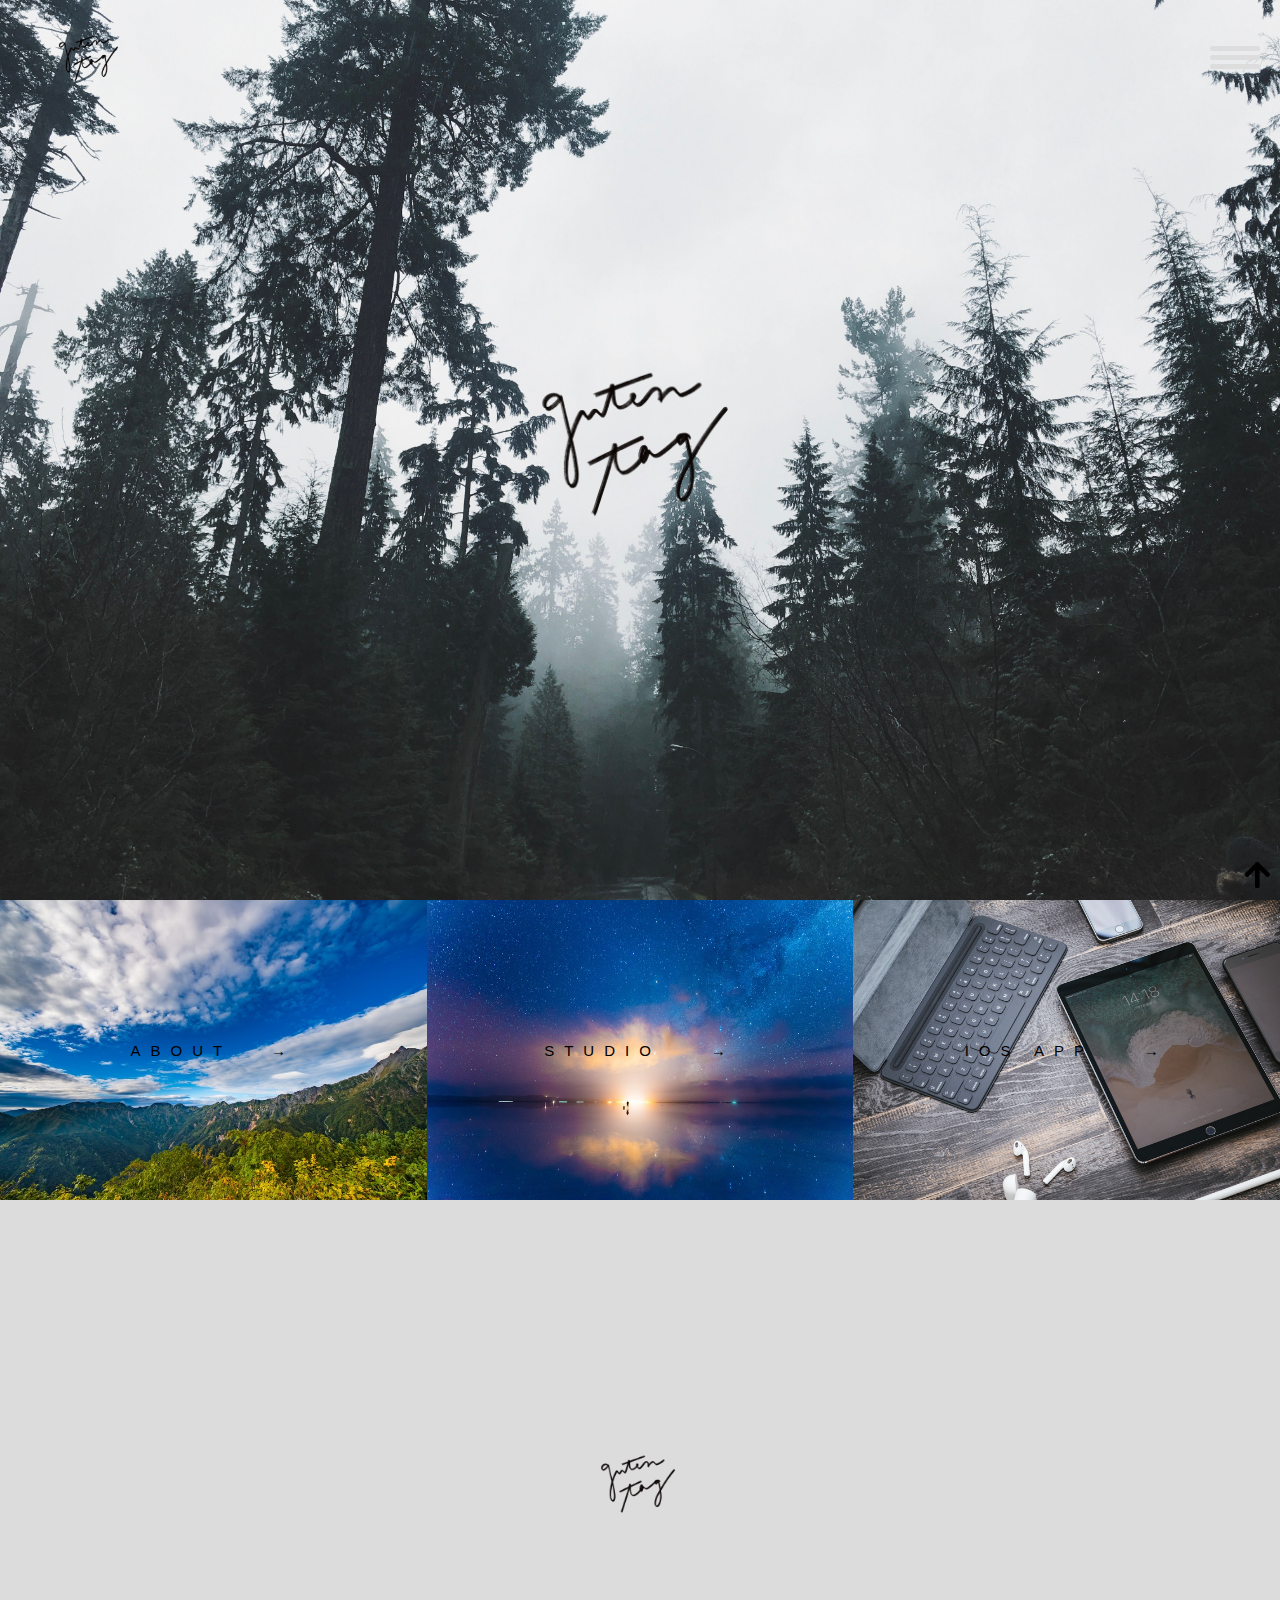
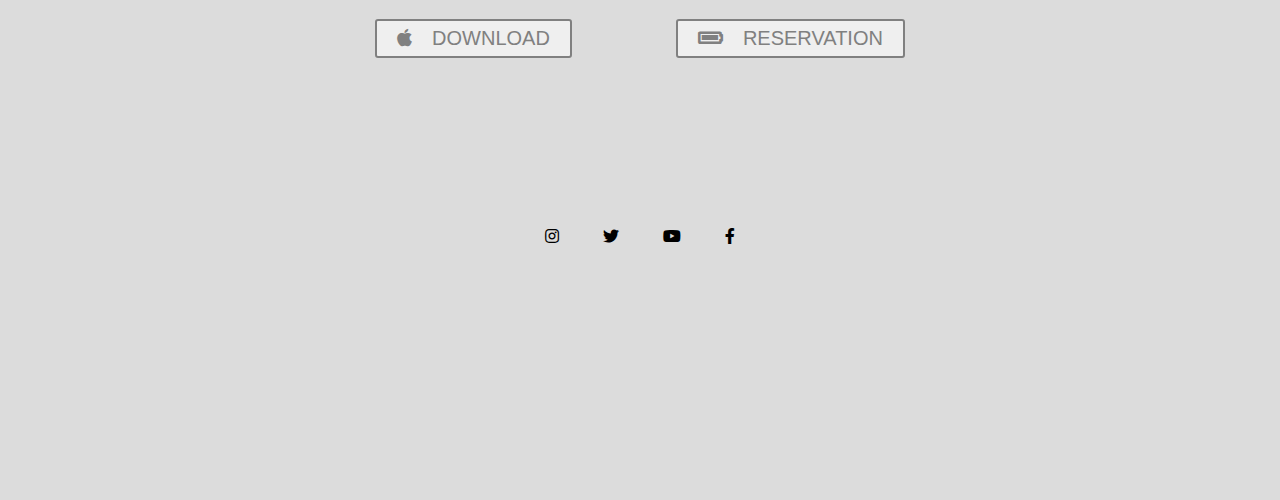
<file: index.html>
<!DOCTYPE html>
<html lang="en">
<head>
    <meta charset="UTF-8">
    <meta name="viewport" content="width=device-width, initial-scale=1.0">
    <meta http-equiv="X-UA-Compatible" content="ie=edge">
    <title>Document</title>
    <link rel="stylesheet" href="./assets/css/reset.css">
    <link rel="stylesheet" href="./assets/css/style.css">
    <link href="https://use.fontawesome.com/releases/v5.6.1/css/all.css" rel="stylesheet">
</head>
<body>
    <header>
        <div class="header-left">
            <a href="contact.html"><img src="img/Untitled_Artwork.png" alt="logo"></a>
        </div>
        <div class="header-right">
            <a href="menu.html"><span></span></a>
        </div>
    </header>
    <section class="section1">
            <a href="contact.html"><img src="img/Untitled_Artwork.png" alt="logo"></a>
    </section>
        
    </iframe>
    <section class="sectino2">
        
    </section>
    <div class="image">
        <a href="about.html">ABOUT 　→</a>
        <a href="studio.html">STUDIO　　→</a>
        <a href="https://muon.world/app/">iOS APP　　→</a>
    </div>
    <footer >
        <a href="contact.html"><img src="img/Untitled_Artwork.png" alt="logo"></a>
        <div class="button">
        <a href="https://itunes.apple.com/jp/app/muon/id1362966765?l=ja&ls=1&mt=8"><button class="download"><i class="fab fa-apple"></i>DOWNLOAD</button></a>
        <a href="https://coubic.com/muon_byyoggy"><button class="reservation"><i class="fas fa-battery-full"></i>RESERVATION</button></a>
    </div> 
        <div class="icon"> 
        <a href="https://www.instagram.com/?hl=ja"><i class="fab fa-instagram"></i></a>
        <a href="https://twitter.com/login?lang=ja"><i class="fab fa-twitter"></i></a> 
        <a href="https://www.youtube.com/?gl=JP&hl=ja"><i class="fab fa-youtube"></i></a>
        <a href="https://www.facebook.com/"><i class="fab fa-facebook-f"></i></a>
    </div>
    </footer>
    <i class="arrow fas fa-arrow-up"></i>
    <script src="https://ajax.googleapis.com/ajax/libs/jquery/3.4.1/jquery.min.js"></script>
    <script src="./assets/js/app.js"></script>
</body>
</html>
</file>
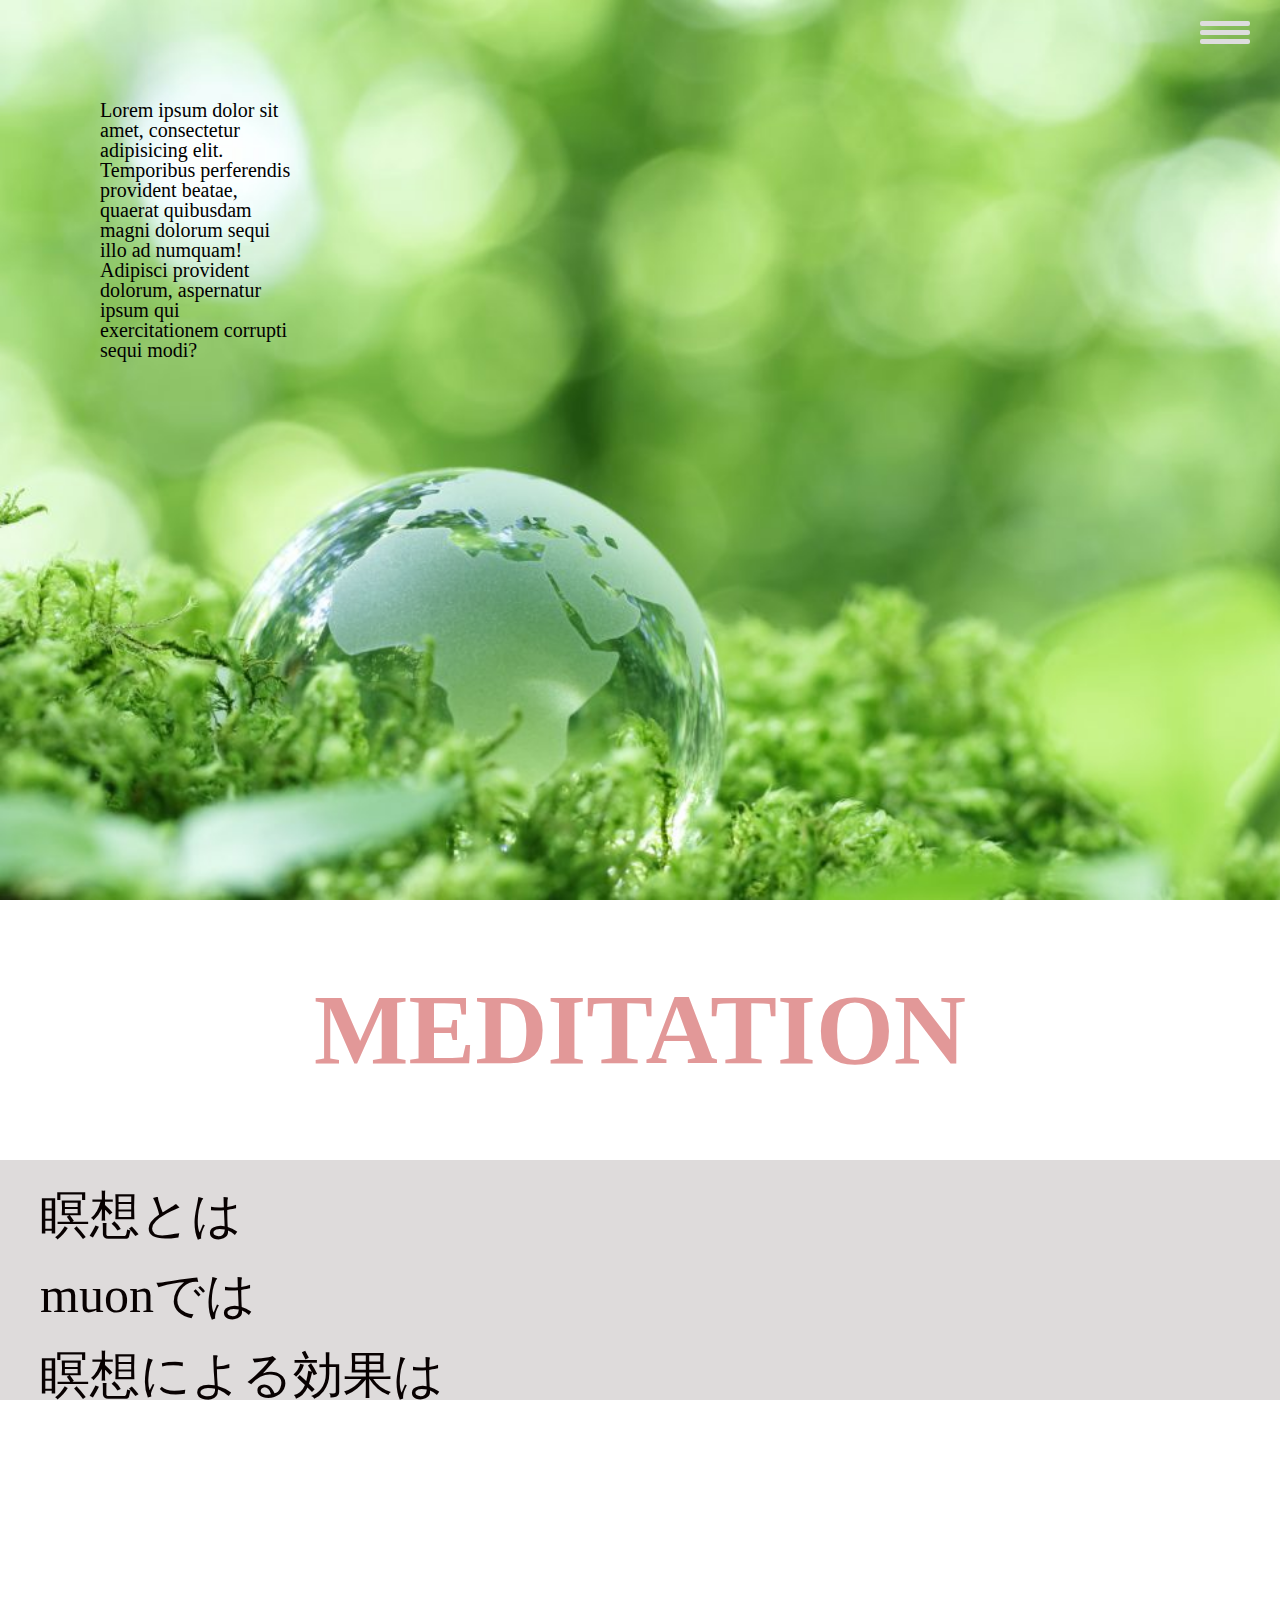
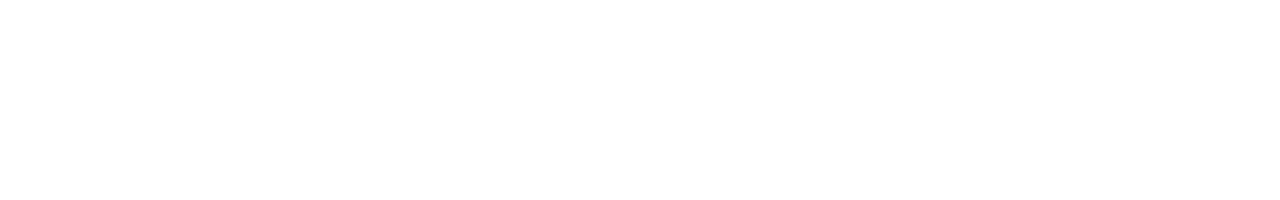
<file: about.html>
<!DOCTYPE html>
<html lang="en">
<head>
    <meta charset="UTF-8">
    <meta name="viewport" content="width=device-width, initial-scale=1.0">
    <meta http-equiv="X-UA-Compatible" content="ie=edge">
    <title>ABOUT</title>
    <link rel="stylesheet" href="https://use.fontawesome.com/releases/v5.8.2/css/all.css" integrity="sha384-oS3vJWv+0UjzBfQzYUhtDYW+Pj2yciDJxpsK1OYPAYjqT085Qq/1cq5FLXAZQ7Ay" crossorigin="anonymous">
    <link rel="stylesheet" href="./assets/css/reset.css">
    <link rel="stylesheet" href="./assets/css/about.css">
</head>
<body>
    <section class="bg1">
        <div class="text">
            <p>Lorem ipsum dolor sit amet, consectetur adipisicing elit. Temporibus perferendis provident beatae, quaerat quibusdam magni dolorum sequi illo ad numquam! Adipisci provident dolorum, aspernatur ipsum qui exercitationem corrupti sequi modi?</p>
        </div>
        <div class="header-right">
            <a href="index.html"><span></span></a>
        </div>
    </section>
    <section class="bg2">
        <div class="muon">
            <h1>MEDITATION</h1>
            <div>
                <ul class="menu">
                    <li>瞑想とは
                        <button class="button"><i class="fas fa-plus fa-3x"></i></button>
                    </li>
                </ul>
                <div class="detail">
                    <p>Lorem ipsum dolor sit amet consectetur adipisicing elit. Labore saepe ipsa perspiciatis esse aperiam, assumenda recusandae est nulla consequuntur ratione debitis? Cupiditate totam temporibus exercitationem eos veritatis non, nostrum eveniet.</p>
                </div>

                <ul class="menu">
                    <li>muonでは
                        <button class="button"><i class="fas fa-plus fa-3x"></i></button>
                    </li>
                </ul>
                <div class="detail">
                    <p>Lorem ipsum dolor sit amet consectetur adipisicing elit. Labore saepe ipsa perspiciatis esse aperiam, assumenda recusandae est nulla consequuntur ratione debitis? Cupiditate totam temporibus exercitationem eos veritatis non, nostrum eveniet.</p>
                </div>

                <ul class="menu">
                    <li>瞑想による効果は
                        <button class="button"><i class="fas fa-plus fa-3x"></i></button>
                    </li>
                </ul>
                <div class="detail">
                    <p>Lorem ipsum dolor sit amet consectetur adipisicing elit. Labore saepe ipsa perspiciatis esse aperiam, assumenda recusandae est nulla consequuntur ratione debitis? Cupiditate totam temporibus exercitationem eos veritatis non, nostrum eveniet.</p>
                </div>
            </div>
        </div>
    </section>
    <script src="https://ajax.googleapis.com/ajax/libs/jquery/3.4.1/jquery.min.js"></script>
    <script src="assets/js/about.js"></script>
</body>
</html>
</file>
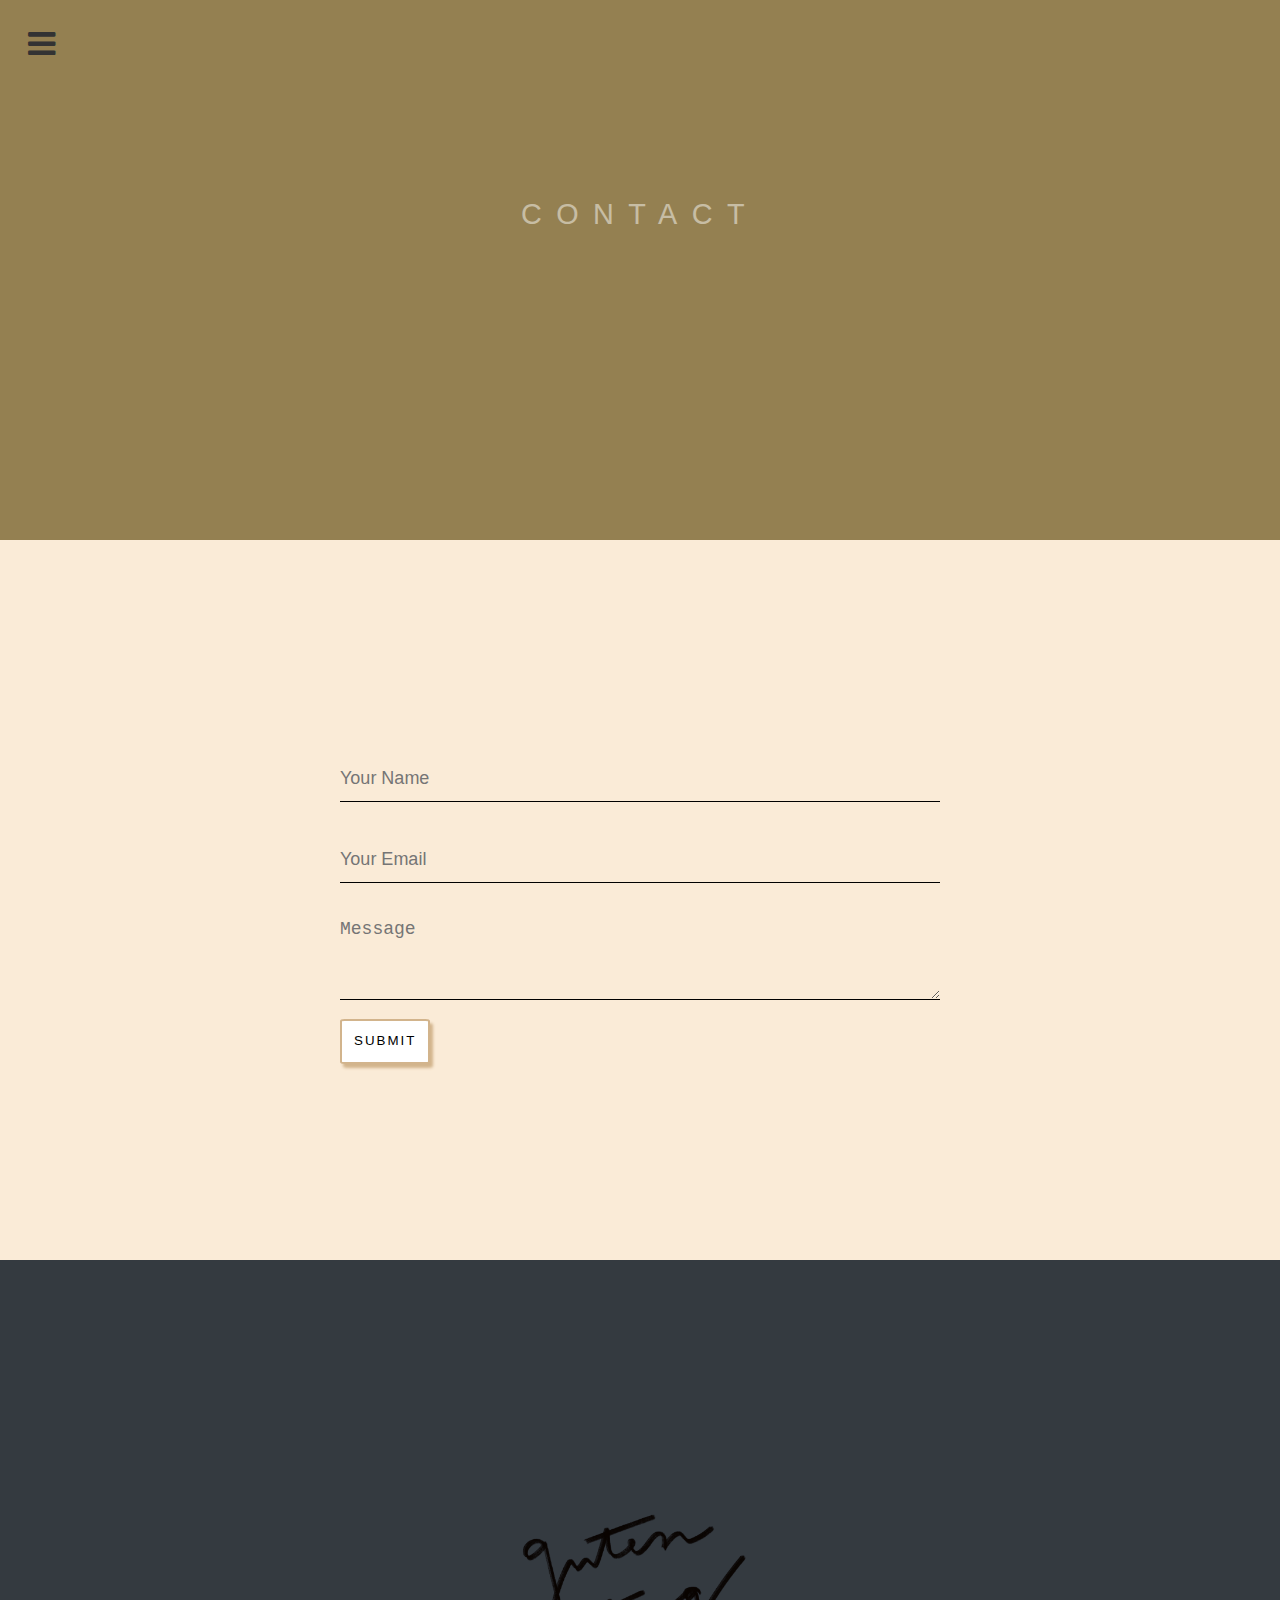
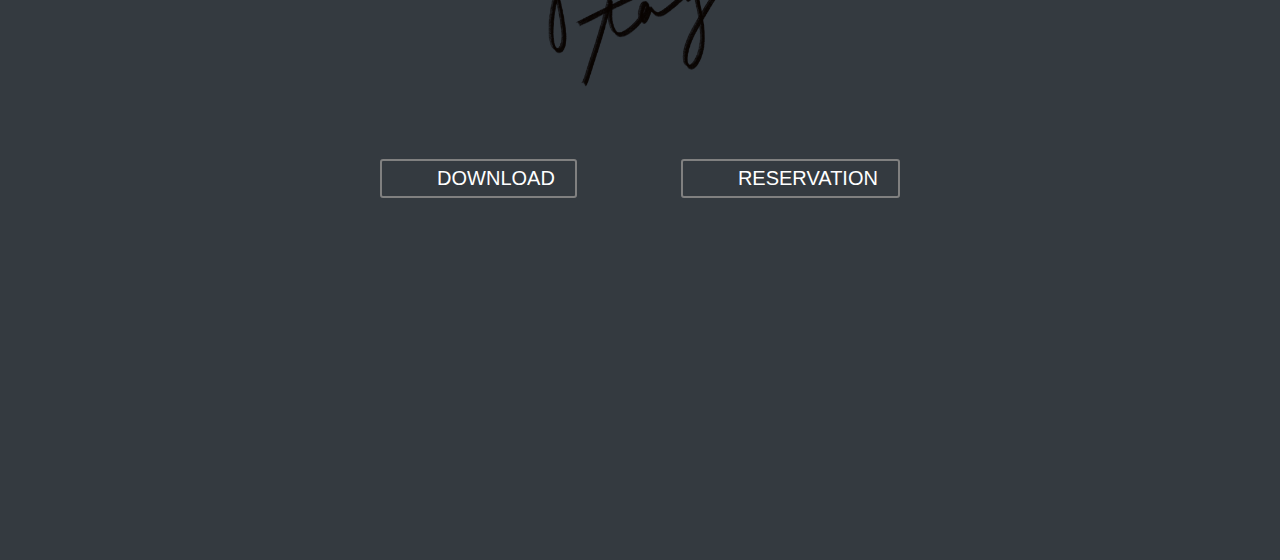
<file: contact.html>
<!DOCTYPE html>
<html lang="ja">
<head>
    <meta charset="UTF-8">
    <meta name="viewport" content="width=device-width, initial-scale=1.0">
    <meta http-equiv="X-UA-Compatible" content="ie=edge">
    <title>CONTACT</title>
    <link rel="stylesheet" href="https://use.fontawesome.com/releases/v5.8.2/css/all.css" integrity="sha384-oS3vJWv+0UjzBfQzYUhtDYW+Pj2yciDJxpsK1OYPAYjqT085Qq/1cq5FLXAZQ7Ay" crossorigin="anonymous">
    <link rel="stylesheet" href="./assets/css/reset.css">
    <link rel="stylesheet" href="./assets/css/contact.css">
</head>
<body>
    <!-- MENU -->
    <div class="cp_cont">
            <div class="cp_offcm04">
                <input type="checkbox" id="cp_toggle04">
                <label for="cp_toggle04"><span></span></label>
                <div class="cp_menu">
                <ul>
                <li><a href="about.html">ABOUT</a></li>
                <li><a href="studio.html">STUDIO</a></li>
                <li><a href="#">RESERVATION</a></li>
                <li><a href="#">iOS</a></li>
                <li><a href="contact.html">CONTACT</a></li>
                </ul>
                </div>
            </div>
            <p class="CONTACT" style="display: block;">CONTACT</p>

            <!-- コンタクトフォーム -->
    <section class="contact-form">
        <form id="contact-form" method="post" action="">
            <input name="name" type="text" class="form-control" placeholder="Your Name" required><br>
            <input name="email" type="email" class="form-control" placeholder="Your Email" required><br>
            <textarea name="message" class="form-control" placeholder="Message" rows="4" required></textarea><br>
            <input type="submit" class="button" value="SUBMIT"  onClick="location.href='submit.html'">
    </section>

<!-- 最後のページ -->
    <footer>
        <a href="index.html"><img src="img/Untitled_Artwork.png" alt="logo" width="300px" height="300px"></a>
        <div class="buttons">
        <button class="download"><i class="fab fa-apple"></i>DOWNLOAD</button>
        <button class="reservation"><i class="fas fa-battery-full"></i>RESERVATION</button>
    </div> 
        <div class="icon"> 
        <a href="https://www.instagram.com/?hl=ja"><i class="fab fa-instagram"></i></a>
        <a href="https://twitter.com/login?lang=ja"><i class="fab fa-twitter"></i></a> 
        <a href="https://www.youtube.com/?gl=JP&hl=ja"><i class="fab fa-youtube"></i></a>
        <a href="https://www.facebook.com/"><i class="fab fa-facebook-f"></i></a>
    </div>
    </footer>
    
    <!-- SCROLL TOP -->
    <script src="https://ajax.googleapis.com/ajax/libs/jquery/3.3.1/jquery.min.js"></script>
    <link href="https://maxcdn.bootstrapcdn.com/font-awesome/4.7.0/css/font-awesome.min.css" rel="stylesheet" >
    <div id="page_top"><a href="#"></a></div>

    <script src="https://cdnjs.cloudflare.com/ajax/libs/jquery/3.2.1/jquery.min.js"></script>
    <script src="https://ajax.googleapis.com/ajax/libs/jquery/3.4.1/jquery.min.js"></script>
    <script src="./assets/js/contact.js"></script>
</body>
</html>
</file>
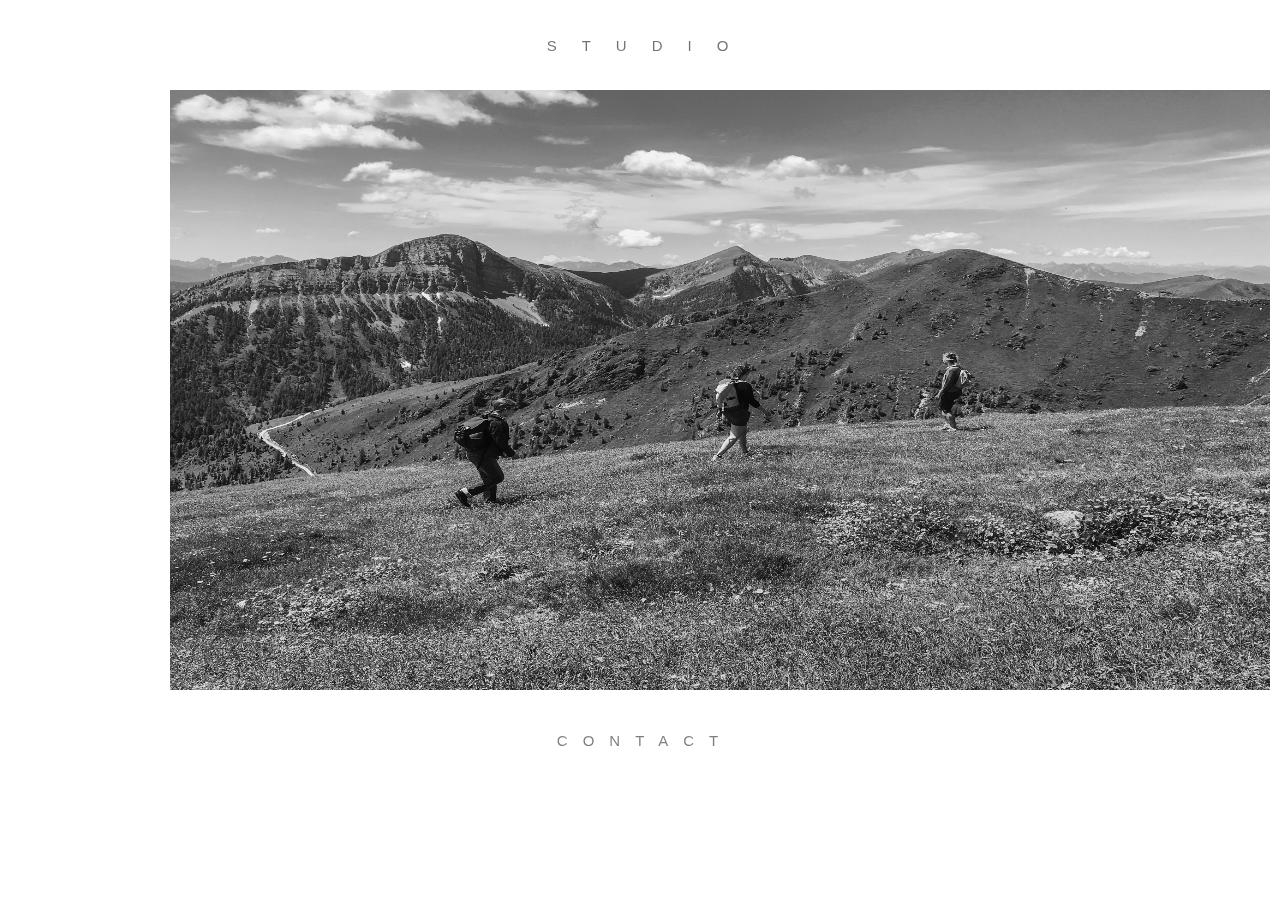
<file: studio.html>
<!DOCTYPE html>
<html lang="ja">
<head>
    <meta charset="UTF-8">
    <meta name="viewport" content="width=device-width, initial-scale=1.0">
    <meta http-equiv="X-UA-Compatible" content="ie=edge">
    <title>STUDIO</title>
    <link rel="stylesheet" href="./assets/css/reset.css">
    <link rel="stylesheet" href="./assets/css/studio.css">
</head>
<body>
    <header>
        <p><a href="index.html">STUDIO</a></p>
    </header>

    <main>
       <img src="./img/IMG_4574.jpg" width="1100px" height="600px" alt="RELAX">
    </main>
    <footer>
        <p><a href="contact.html">Contact</a></p>
    </footer>

</body>
</html>
</file>
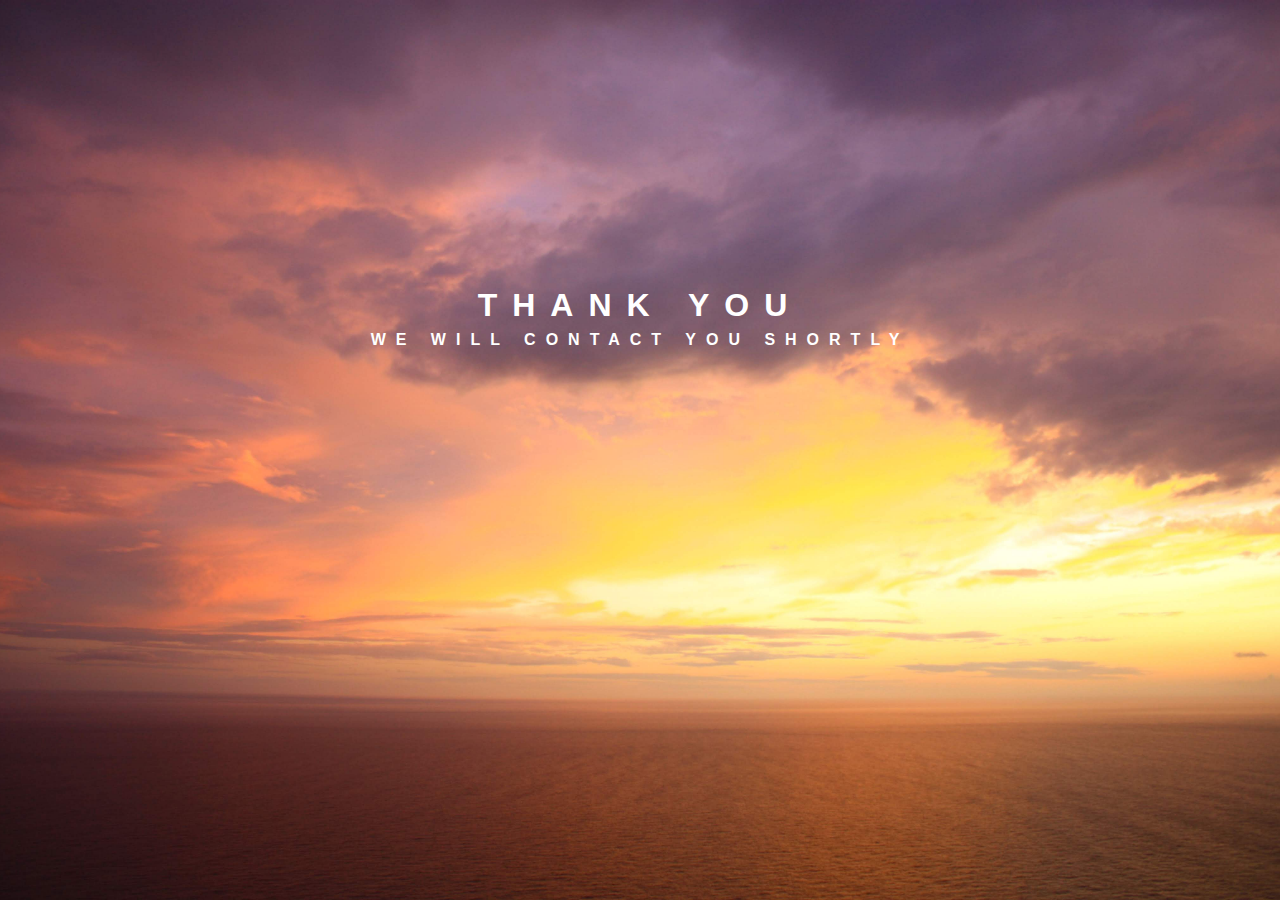
<file: submit.html>
<html>
    <head>
        <title>Danke</title>
        <link rel="stylesheet" type="text/css" href="./assets/css/submit.css">
    </head>
    <body>
        <div class="contact-title">

            <h1>Thank You</h1>
            <h2>We will contact you shortly</h2>

        </div>

    </body>
</html>
</file>
<file: assets/css/style.css>
header {

    display: flex;
    justify-content: space-between;
    width: 100%;
    height: 100px;
    padding: 20px;
    position: fixed;
}

/* .header-left {

} */

.header-left img {

    height: 80px;
    margin-left: 30px;
    /* align-items: center; */
    /* margin-left: 60px; */
}

.header-right {

    align-items: center;
    margin:  auto 0;
    width: 60px;
    height: 30px;
    margin-right: 30px;
    /* margin-left: 500px; */
}


.header-right span {

    position: relative;
    display: block;
    color: white;

}

.header-right span,
.header-right span::before,
.header-right span::after {

    width: 50px;
    height: 5px;
    background-color: #ddd;
    border-radius: 2px;
    transition: all 1s ease;
}

.header-right span::before,
.header-right span::after {

    content: "";
    position: absolute;
}

.header-right span::before {

    top: -9px;
}


.header-right span::after {

    top: 9px;
}

.section1 {
    
    width: 100%;
    height: 100vh;
    object-fit: cover;
    background-image: url("../../img/canada.jpg");
    background-repeat: no-repeat;
    background-size: cover;
    background-position: center;
    
    display: flex;
    /* margin: auto 0; */
    align-items: center;
    justify-content: center;
}

.section1 {

}



.section1 img {

    height: 250px;
    width: 250px;
    
}


.image {

    display: flex;
    justify-content: space-around;
    /* height: 300px; */
    
}

.image a {
    text-transform: uppercase;
    font-family: Arial, Helvetica, sans-serif;
    font-size: 15px;
    color: black;
    letter-spacing: 10px;
    text-align: center; 
    text-decoration: none;
    /* padding-top: 200px; */
}

.image a:hover{
    opacity: 0.7;
}

.image a:first-child {

    background-image: url("../../img/YAMAyamasha-06_TP_V4\ \(1\).jpg");
    height: 300px;
    width: 100%;
    
    display: flex;
    align-items: center;
    justify-content: center;
    background-repeat: no-repeat;
    background-size: cover;
    background-position: center;


}

.image a:nth-child(2) {

    background-image: url("../../img/MIYADSC_3425-3_TP_V4\ \(1\).jpg");
    height: 300px;
    width: 100%;
    display: flex;
    align-items: center;
    justify-content: center;
    background-repeat: no-repeat;
    background-size: cover;
    background-position: center;
}

.image a:last-child {

    background-image: url("../../img/ipadIMGL1133_TP_V4.jpg");
    height: 300px;
    width: 100%;
    display: flex;
    align-items: center;
    justify-content: center;
    background-repeat: no-repeat;
    background-size: cover;
    background-position: center;
}

footer {

    height: 100vh;
    background-color: gainsboro;
    display: flex;
    flex-direction: column;
    align-items: center;
    justify-content: center;
    text-align: center;
    /* flex-wrap: wrap; */
 }
 
 footer img {
 
    height: 100px;
    width:100px;
    padding-bottom: 80px;
 
 }
 
 .download {
 
    display: inline-block;
    padding: 0.3em 1em;
    text-decoration: none;
    color: gray;
    border: solid 2px gray;
    border-radius: 3px;
    transition: .4s;
    margin-right: 50px;
    font-size: 20px;
 }
 
 .download:hover {
 
    background: gray;
    color: white;
 }
 
 .reservation {
 
    display: inline-block;
    padding: 0.3em 1em;
    text-decoration: none;
    color: gray;
    border: solid 2px gray;
    border-radius: 3px;
    transition: .4s;
    margin-left: 50px;
    font-size: 20px;
 
 }
 
 .reservation:hover {
 
    background: gray;
    color: white;
 }
 
 .download i {
 
    padding-right: 20px;
 }
 
 .reservation i {
 
    padding-right: 20px;
 }
 
 .icon {
 
    margin-top: 150px;
    
 }
 
 .icon i:first-child {
 
    margin: 20px;
    color: black;
 }
 
 .icon i:nth-child(2) {
 
    margin: 20px;
 }
 
 .icon i:nth-child(3) {
 
    margin: 20px;
 }
 
 .icon i:last-child {
 
    margin: 20px;
 }
 
.arrow {

    font-size: 30px;
    position: fixed;
    bottom: 10px;
    right: 10px;
    z-index: 100;
    filter: drop-shadow(8px 8px 8px rgba(0,0,0,0,.6));
    cursor: pointer;
    display: none;

}

 
 @media screen and (max-width: 600px) {
 
 
 .image {
 
    flex-direction: column;
 
 }
 
 footer {
 
    flex-direction: column;
 
 }
 
 
 }
</file>
<file: assets/css/about.css>
.bg1{
    background: url(../../img/Fotolia_154830442_Subscription_Monthly_M-1024x682.jpg);
    background-size: cover;
    background-repeat: no-repeat;
    background-attachment: fixed;
    height: 100vh; 
    display: flex;
}

.header-right {
    align-items: center;
    width: 60px;
    height: 30px;
    margin: 30px 30px 30px 800px; 
   
}


.header-right span {

    position: relative;
    display: block;
    color: white;

}

.header-right span,
.header-right span::before,
.header-right span::after {

    width: 50px;
    height: 5px;
    background-color: #ddd;
    border-radius: 2px;
    transition: all 1s ease;
}

.header-right span::before,
.header-right span::after {

    content: "";
    position: absolute;
}

.header-right span::before {

    top: -9px;
}


.header-right span::after {

    top: 9px;
}

.text{
    width: 300px;
    height: 300px;
    padding: 100px;
    font-size: 20px;
}

.bg2{
    background: url(../../img/sinrin.jpg);
    background-size: cover;
    background-repeat: no-repeat;
    background-attachment: fixed;
    height: 100vh; 
}

h1{
    padding: 80px;
    font-size: 100px;
    color: rgb(226, 152, 152);
    text-align: center;
}

.muon{
    display: flex;
    flex-direction: column;
    justify-content: center;
    align-items: center;
}

.menu{
    position: relative;
    /* border-bottom: 1px solid black; */
}

li {
    color: rgb(8, 1, 1);
    font-size: 50px;
    padding: 30px 40px 0px 40px;
    /* border-bottom: 1px solid black; */
    background-color: rgb(190, 184, 184,0.5);
    width: 1200px;
}

.button{
    position: absolute;
    right: 20px; 
    border: 0;
    background: none;
    cursor: pointer;
}

.button.bg02{
    position: absolute;
    right: 20px; 
    border: 0;
    background: none;
    cursor: pointer;
}

/* .button2{
    position: absolute;
    right: 20px; 
    border: 0;
    background: none;
    cursor: pointer;
}

.button3{
    position: absolute;
    right: 20px; 
    border: 0;
    background: none;
    cursor: pointer;
} */


.muon p{
    font-size: 17px;
    padding: 10px;
    /* display: none; */
}

.detail {
    display: none;
}
</file>
<file: assets/css/contact.css>
/* Menu */
*, *:before, *:after {
	padding: 0;
	margin: 0;
   box-sizing: border-box;
}
ol, ul {
	list-style: none;
}
a {
	text-decoration: none;
	color: black;
}
.cp_cont {
    height: 110vh;
    background-color: #948051;
}
.cp_offcm04 {
	position: absolute;
	top: 20px;
	left: 20px;
	display: inline-block;
}
/* menu */
.cp_offcm04 .cp_menu {
	position: fixed;
	top: 0;
	left: -100vw;
	width: 250px;
	height: 100vh;
	cursor: pointer;
	-webkit-transition: 0.53s transform;
	        transition: 0.53s transform;
	-webkit-transition-timing-function: cubic-bezier(.38,.52,.23,.99);
	        transition-timing-function: cubic-bezier(.38,.52,.23,.99);
	background-color: white;
	opacity: 0.8;
}
.cp_offcm04 .cp_menu ul {
	margin: 0;
	padding: 0;
}
.cp_offcm04 .cp_menu li {
	list-style: none;
}
.cp_offcm04 .cp_menu li a {
    margin-top: 30px;
	display: block;
	padding: 20px;
	text-decoration: none;
	color: black;
    border-bottom: 1px solid #ffffff;
    letter-spacing: 10px;
}

.cp_offcm04 #cp_toggle04 {
	position: absolute;
	display: none;
	opacity: 0;
}
.cp_offcm04 #cp_toggle04:checked ~ .cp_menu {
	-webkit-transform: translateX(100vw);
	        transform: translateX(100vw);
}
/* menu toggle */
.cp_offcm04 #cp_toggle04 ~ label {
	display: block;
	padding: 0.5em;
	cursor: pointer;
	-webkit-transition: 0.5s transform;
	        transition: 0.5s transform;
	-webkit-transition-timing-function: cubic-bezier(.61,-0.38,.37,1.27);
	        transition-timing-function: cubic-bezier(.61,-0.38,.37,1.27);
	text-align: center;
	color: #333333;
}
.cp_offcm04 #cp_toggle04:checked ~ label {
	-webkit-transform: translateX(250px);
	        transform: translateX(250px);
}
.cp_offcm04 #cp_toggle04 ~ label::before {
	font-family: 'FontAwesome';
	content: '\f0c9';
	font-size: 2em
}
.cp_offcm04 #cp_toggle04:checked ~ label::before {
	content: '\f00d';
}
/* contents */
.cp_contents {
	color: white;
    text-align: center;
    font-size: 1.8em;
    margin: auto;
    letter-spacing: .5em;
    font-family: Arial,Helvetica,sans-serif;
    text-transform: uppercase;
    text-align: center;
    margin: auto;
    display: none;
    align-items: center;
    -webkit-font-smoothing: subpixel-antialiased;
    margin: auto;
}


.cp_cont .CONTACT{
    height: 60vh;
    padding: 200px;
    justify-content: center;
    color: white;
    text-align: center;
    font-size: 1.8em;
    margin: auto;
    letter-spacing: .5em;
    font-family: Arial, Helvetica, sans-serif;
    text-transform: uppercase;
    display: none;
    align-items: center;
    -webkit-font-smoothing: subpixel-antialiased;
}


/* コンタクトフォーム */
.contact-form{
    height: 80vh;
    background-color: white;
    display: flex;
    justify-content: center;
    align-items: center;
    background-color: antiquewhite;
}

form{
    margin-bottom: 50px;
    margin: 50px;
    transition: all 4s ease-in-out;
    color: black;
}

.form-control{
    background-color: antiquewhite;
    margin-top: 20px;
    width: 600px;
    border: none;
    outline: none;
    border-bottom: 1px solid black;
    color: black;
    font-size: 18px;
    margin-bottom: 16px;

}

input{
    height: 45px;
}

.button{display: flex;
    justify-content: center;
    display: inline-block;
    border-radius: 5%;
    font-size: 10pt;
    letter-spacing: 2px;
    font-family: Arial, Helvetica, sans-serif;
    text-align: center;
    cursor: pointer;
    padding: 12px 12px;
    background-color: white;
    color:black;
    line-height: 1em;
    transition: .3s;
    box-shadow: 3px 4px 3px #D2B48C;
    border: 2px solid tan;
    align-items: center;
}

.button:hover{
    box-shadow: none;
    color: #D2B48C;
    background: #666666;
}



footer {

    height: 100vh;
    background-color: #343a40;;
    display: flex;
    flex-direction: column;
    align-items: center;
    justify-content: center;
    text-align: center;
    /* flex-wrap: wrap; */
 }
 

 .download {
    background-color: #343a40;
    display: inline-block;
    padding: 0.3em 1em;
    text-decoration: none;
    color: white;
    border: solid 2px gray;
    border-radius: 3px;
    transition: .4s;
    margin-right: 50px;
    font-size: 20px;
 }
 
 .download:hover {
 
    background: white;
    color: #343a40;
 }
 
 .reservation {
    background-color: #343a40;
    display: inline-block;
    padding: 0.3em 1em;
    text-decoration: none;
    color:white;
    border: solid 2px gray;
    border-radius: 3px;
    transition: .4s;
    margin-left: 50px;
    font-size: 20px;
 
 }
 
 .reservation:hover {
 
    background: white;
    color: #343a40;;
 }
 
 .download i {
 
    padding-right: 20px;
 }
 
 .reservation i {
 
    padding-right: 20px;
 }
 
 .icon {
 
    margin-top: 150px;
 }
 
 .icon i:first-child {
 
    margin: 20px;
 }
 
 .icon i:nth-child(2) {
 
    margin: 20px;
 }
 
 .icon i:nth-child(3) {
 
    margin: 20px;
 }
 
 .icon i:last-child {
 
    margin: 20px;
 }
 
 
 @media screen and (max-width: 600px) {
 
 
 .image {
 
    flex-direction: column;
 
 }
 
 footer {
 
    flex-direction: column;
 
 }
 
 
 }

 /* SCROLL TOP */

 #page_top{
   width: 90px;
   height: 90px;
   position: fixed;
   right: 0;
   bottom: 50px;
   opacity: 0.6;
 }
 #page_top a{
   position: relative;
   display: block;
   width: 90px;
   height: 90px;
   text-decoration: none;
 }
 #page_top a::before{
   font-family: FontAwesome;
   content: '\f102';
   font-size: 25px;
   color: white;
   position: absolute;
   width: 25px;
   height: 25px;
   top: -40px;
   bottom: 0;
   right: 0;
   left: 0;
   margin: auto;
   text-align: center;
 }
 #page_top a::after{
   content: 'PAGE TOP';
   font-size: 13px;
   color: #fff;
   position: absolute;
   top: 45px;
   bottom: 0;
   right: 0;
   left: 0;
   margin: auto;
   text-align: center;
   color: white;
 }
</file>
<file: assets/css/studio.css>
header{
    display: flex;
    justify-content: center;
    align-items: center;
    width: 100%;
    height: 10vh;
    background-color: white;
}

header p{
    opacity: 0.55;
    text-transform: uppercase;
    font-family: Arial, Helvetica, sans-serif;
    font-size: 15px;
    color: black;
    letter-spacing: 25px;
    margin-left: 20px;
    text-align: center;
}

a{
    text-decoration: none;
    color: black;
}
a:hover{
    opacity: 0.7;
}

img{
    display: flex;
    justify-content: center;
    align-items: center;
    margin-left: 170px;
    filter: grayscale(100%);
    -webkit-transition: all 1s ease;
    -moz-transition: all 1s ease;
    -o-transition: all 1s ease;
    -ms-transition: all 1s ease;
    transition: all 1s ease;
}

img:hover{
    -webkit-filter: none;
}

footer{
    display: flex;
    justify-content: center;
    align-items: center;
    width: 100%;
    height: 10vh;
    opacity: 0.5;
    padding: 5px;
}

footer p{
    text-transform: uppercase;
    font-family: Arial, Helvetica, sans-serif;
    font-size: 15px;
    color: black;
    letter-spacing: 15px;
}

/* @media screen and (max-width:900px){
    
    header p{
        font-size: 14px;
        letter-spacing: 20px;
    }
    
    footer p{
        font-size: 10px;
        letter-spacing: 20px;
    }
} */
</file>
<file: assets/css/submit.css>
body{
    margin: 0;
    padding: 0;
    text-align: center;
    background-image: url(../../img/IMG_5494.JPG);
    background-size: cover;
    background-position: center;
}

.contact-title{
    margin-top: 300px;
    color:white;
    text-transform: uppercase;
    transition: all 4s ease-in-out;
}

.contact-title h1{
    font-size: 32px;
    line-height: 10px;
    font-family: Arial, Helvetica, sans-serif;
    letter-spacing: 15px;
}

.contact-title h2{
    font-size: 16px;
    margin-top:20px;
    font-family: Arial, Helvetica, sans-serif;
    letter-spacing: 10px;
}
</file>
